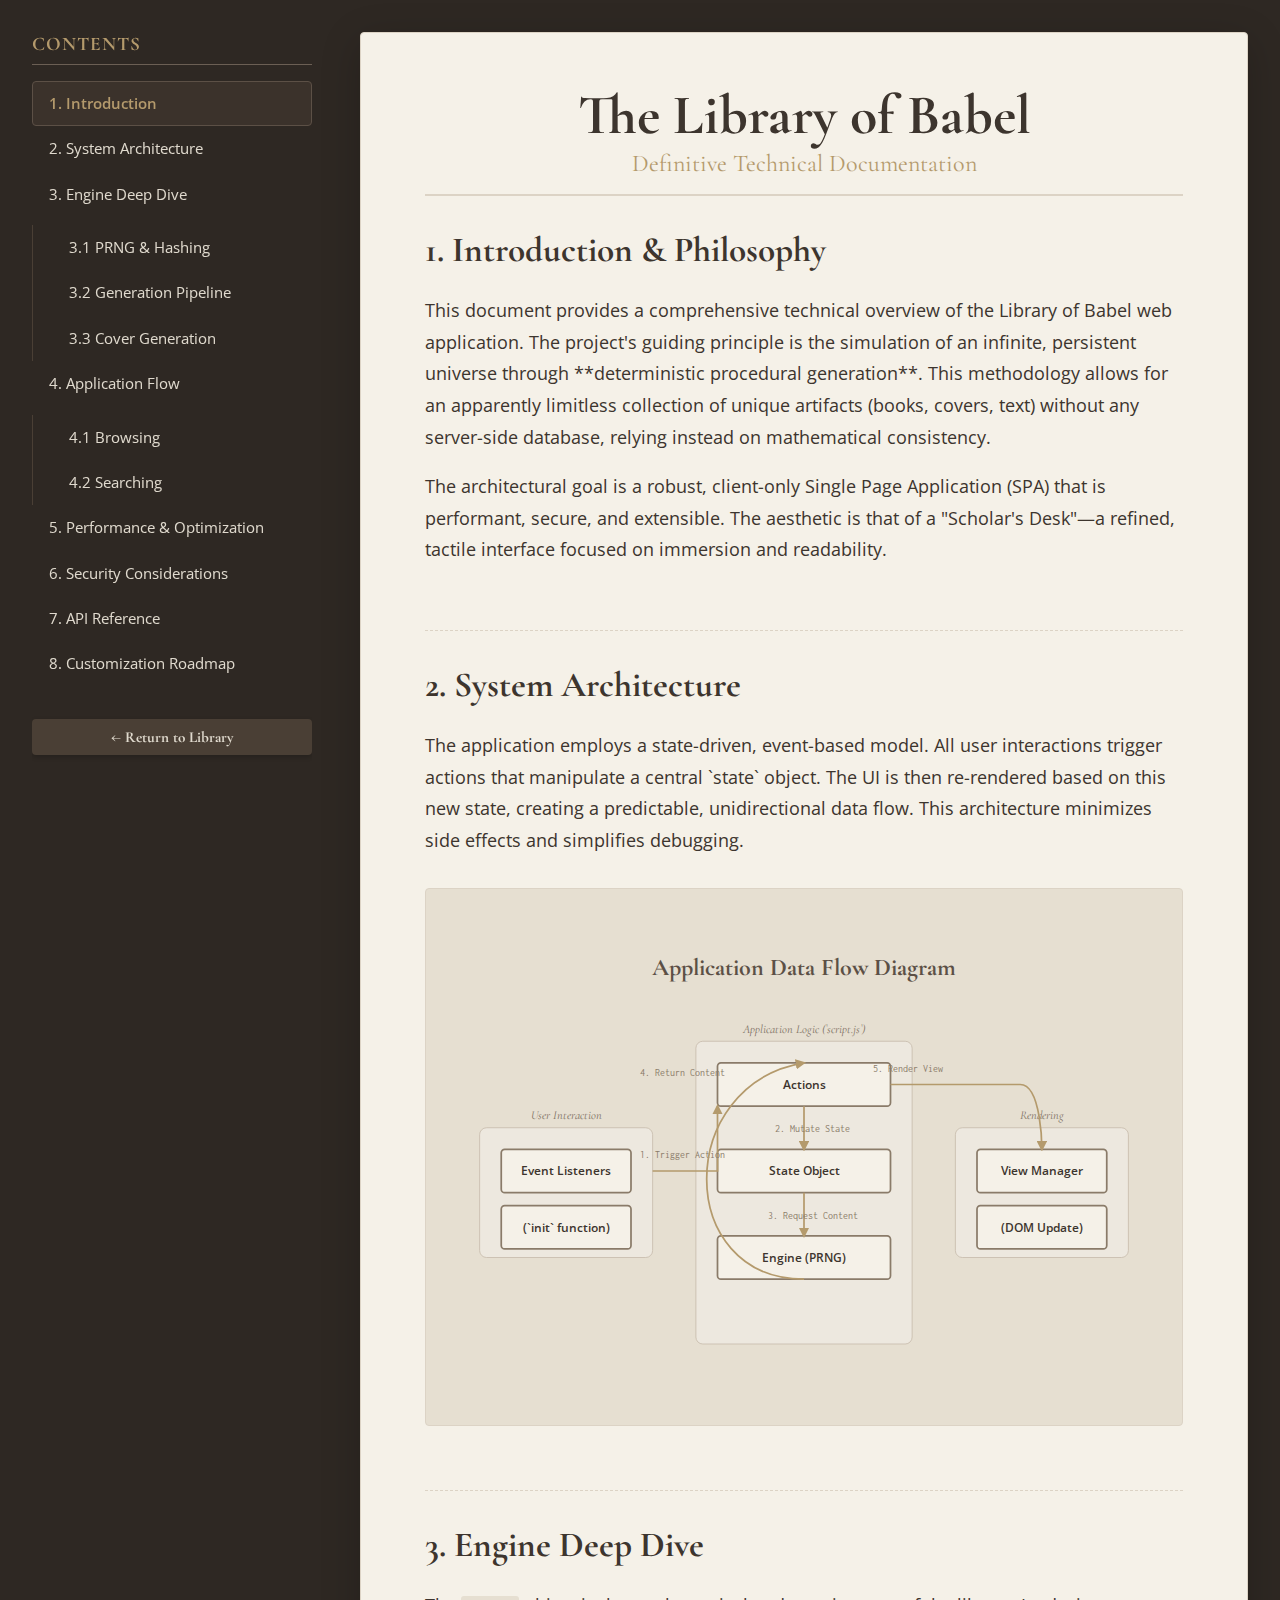
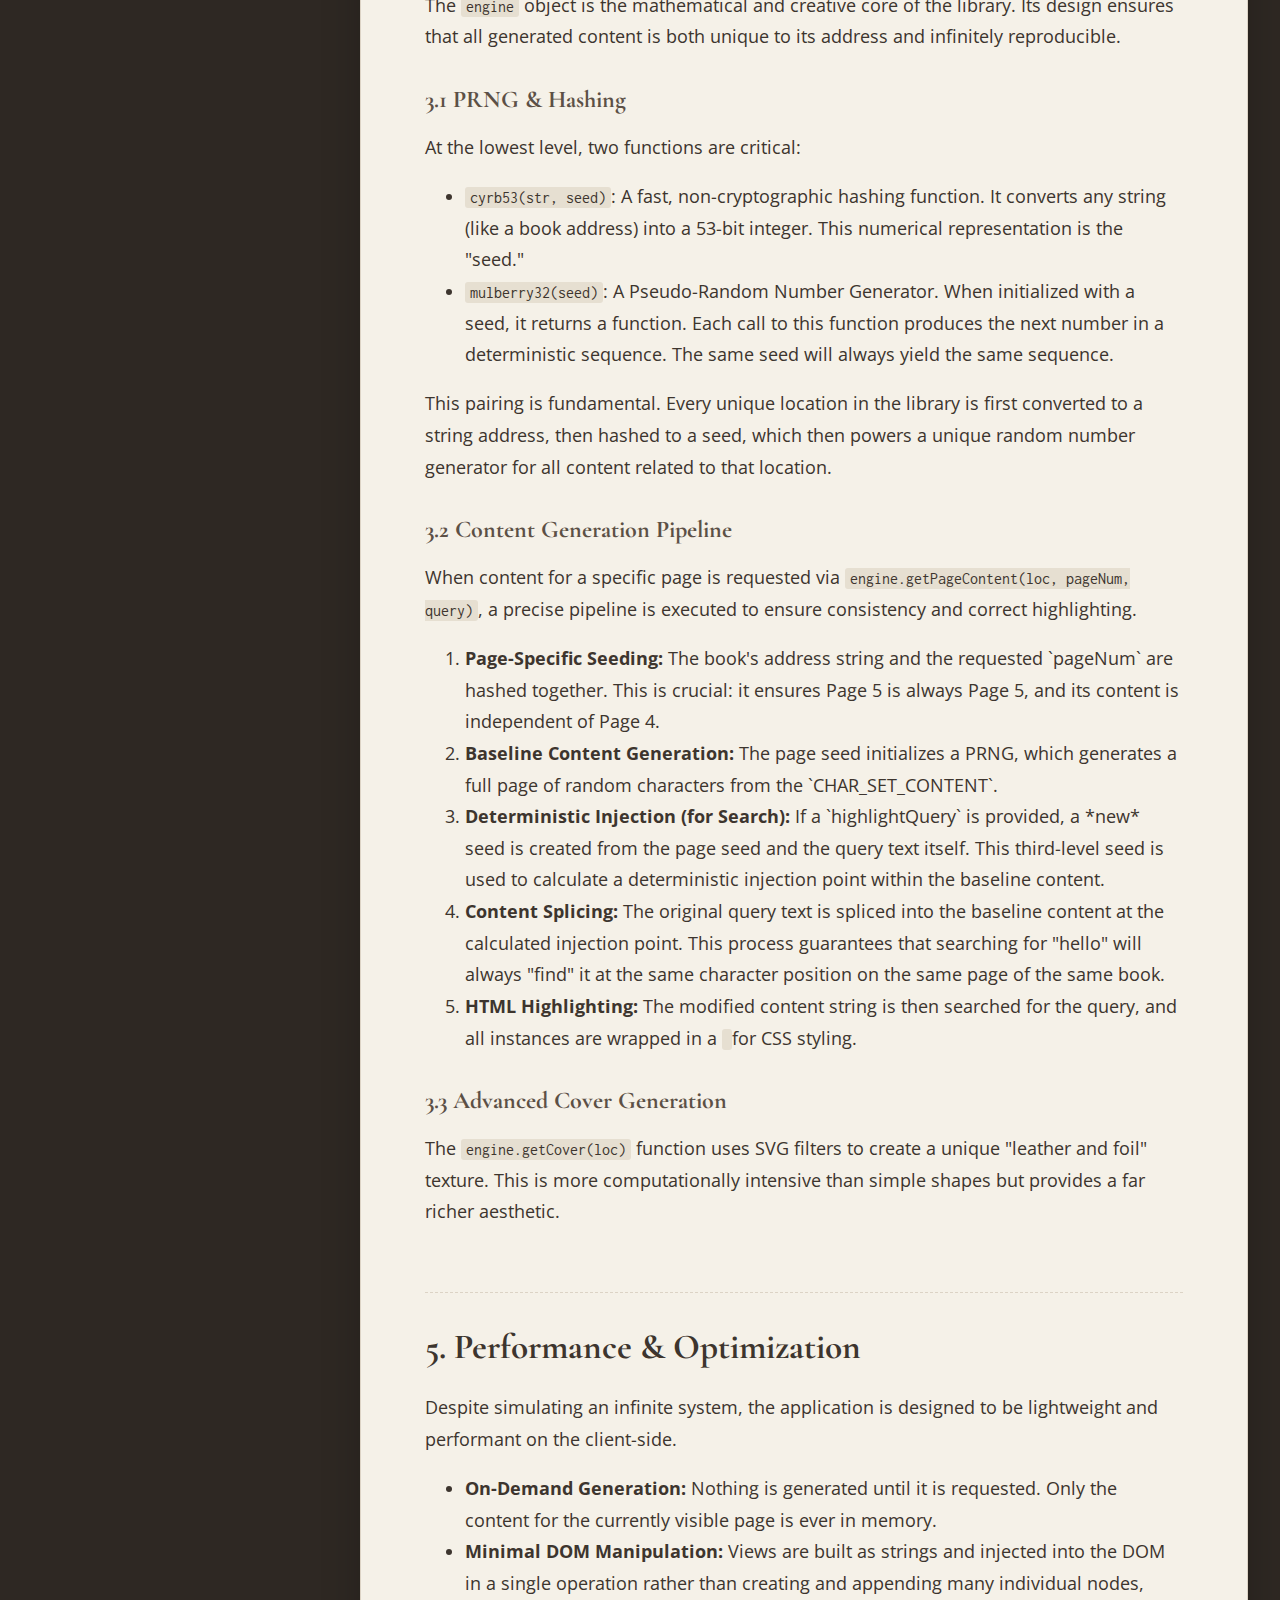
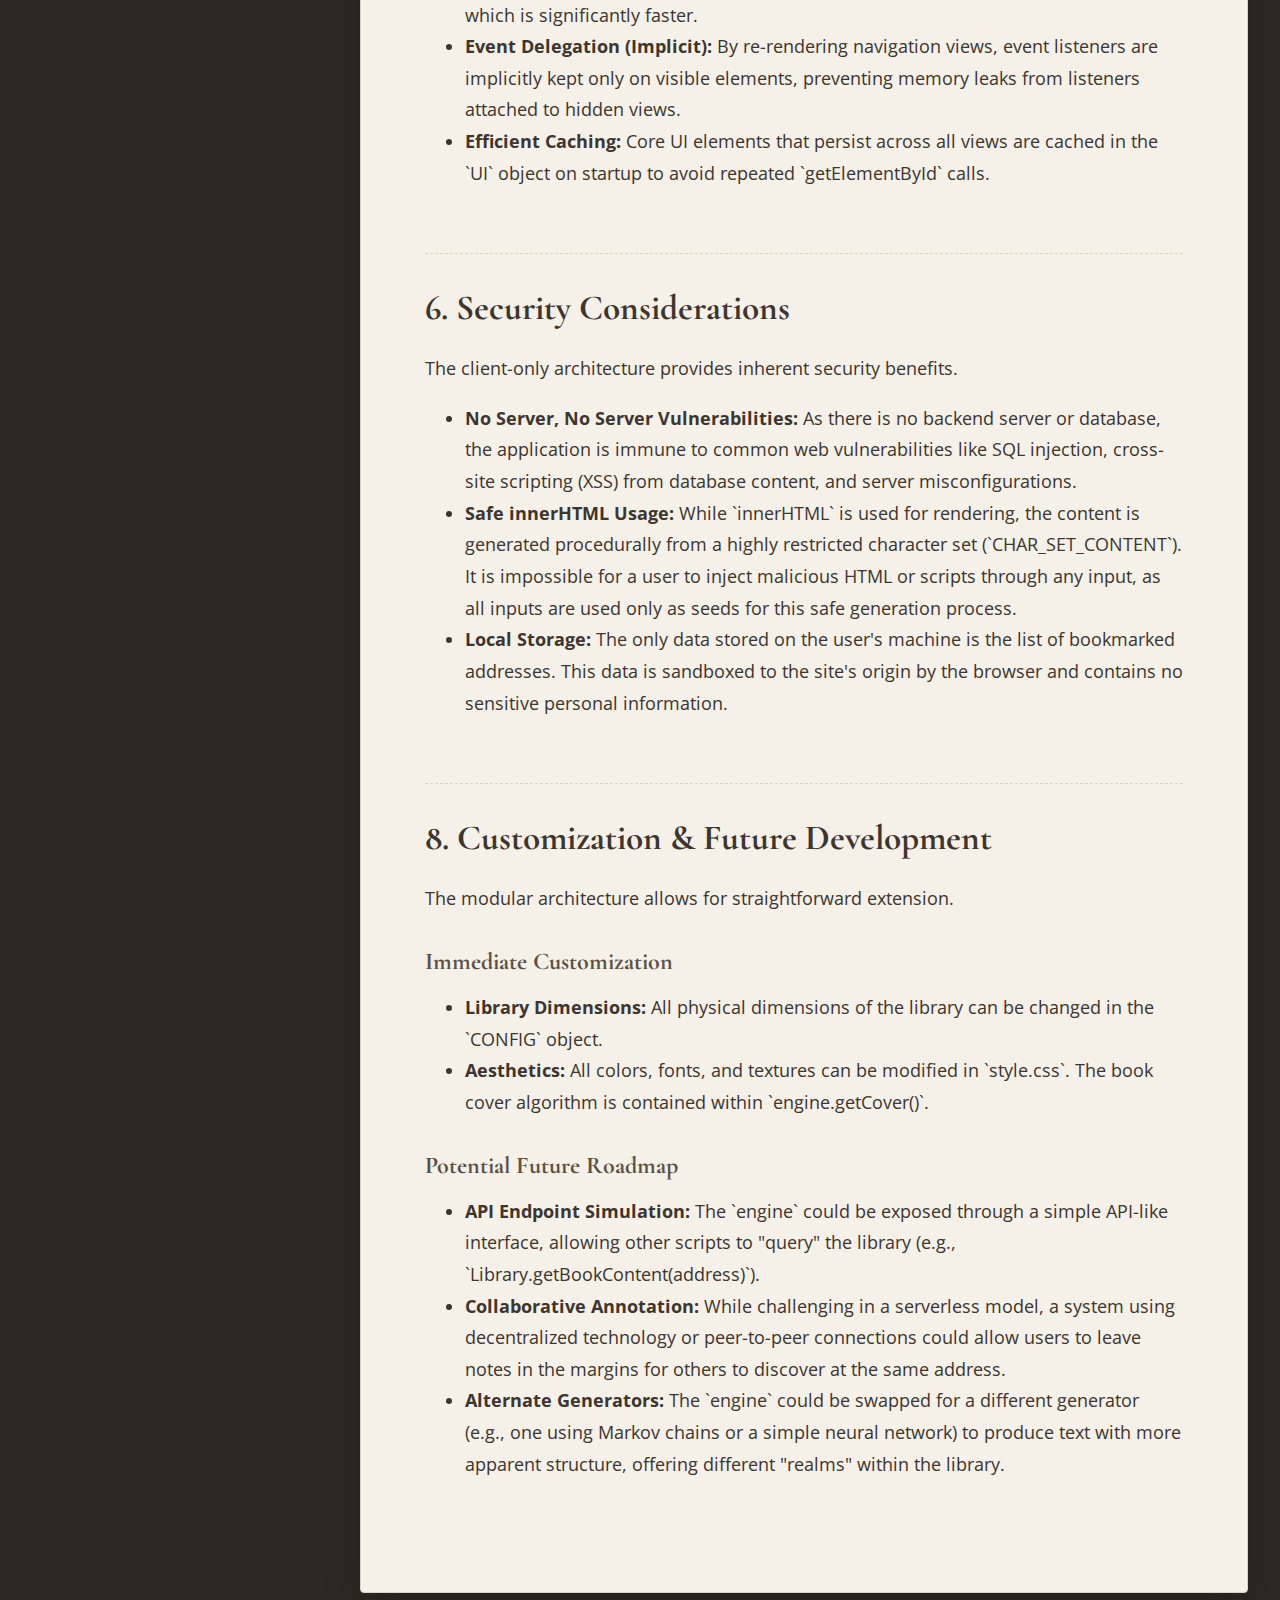
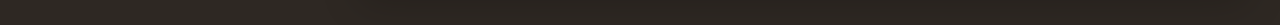
<file: doc_page.html>
<!DOCTYPE html>
<html lang="en">
<head>
    <meta charset="UTF-8">
    <meta name="viewport" content="width=device-width, initial-scale=1.0">
    <title>Definitive Documentation - The Library of Babel</title>
    <link rel="stylesheet" href="doc_style.css">
    <link rel="preconnect" href="https://fonts.googleapis.com">
    <link rel="preconnect" href="https://fonts.gstatic.com" crossorigin>
    <link href="https://fonts.googleapis.com/css2?family=Cormorant+Garamond:ital,wght@0,400;0,700;1,400&family=Inconsolata:wght@400;700&family=Open+Sans:wght@400;600&display=swap" rel="stylesheet">
</head>
<body>
    <div class="page-container">
        <!-- Sticky Sidebar Navigation -->
        <nav class="sidebar-nav">
            <h3>Contents</h3>
            <ul>
                <li><a href="#introduction">1. Introduction</a></li>
                <li><a href="#architecture">2. System Architecture</a></li>
                <li><a href="#engine-deep-dive">3. Engine Deep Dive</a>
                    <ul>
                        <li><a href="#engine-prng">3.1 PRNG & Hashing</a></li>
                        <li><a href="#engine-pipeline">3.2 Generation Pipeline</a></li>
                        <li><a href="#engine-cover">3.3 Cover Generation</a></li>
                    </ul>
                </li>
                <li><a href="#application-flow">4. Application Flow</a>
                    <ul>
                        <li><a href="#flow-browsing">4.1 Browsing</a></li>
                        <li><a href="#flow-searching">4.2 Searching</a></li>
                    </ul>
                </li>
                <li><a href="#performance">5. Performance & Optimization</a></li>
                <li><a href="#security">6. Security Considerations</a></li>
                <li><a href="#api-reference">7. API Reference</a></li>
                <li><a href="#customization">8. Customization Roadmap</a></li>
            </ul>
            <a href="index.html" class="button-style back-link">← Return to Library</a>
        </nav>

        <!-- Main Documentation Content -->
        <main class="doc-content">
            <header class="doc-header">
                <h1>The Library of Babel</h1>
                <h2>Definitive Technical Documentation</h2>
            </header>

            <article>
                <section id="introduction">
                    <h3>1. Introduction & Philosophy</h3>
                    <p>This document provides a comprehensive technical overview of the Library of Babel web application. The project's guiding principle is the simulation of an infinite, persistent universe through **deterministic procedural generation**. This methodology allows for an apparently limitless collection of unique artifacts (books, covers, text) without any server-side database, relying instead on mathematical consistency.</p>
                    <p>The architectural goal is a robust, client-only Single Page Application (SPA) that is performant, secure, and extensible. The aesthetic is that of a "Scholar's Desk"—a refined, tactile interface focused on immersion and readability.</p>
                </section>

                <section id="architecture">
                    <h3>2. System Architecture</h3>
                    <p>The application employs a state-driven, event-based model. All user interactions trigger actions that manipulate a central `state` object. The UI is then re-rendered based on this new state, creating a predictable, unidirectional data flow. This architecture minimizes side effects and simplifies debugging.</p>
                    <div class="diagram-container">
                        <h4>Application Data Flow Diagram</h4>
                        <svg width="100%" viewBox="0 0 800 450" xmlns="http://www.w3.org/2000/svg">
                            <defs><marker id="arrow" viewBox="0 0 10 10" refX="8" refY="5" markerWidth="6" markerHeight="6" orient="auto-start-reverse"><path d="M 0 0 L 10 5 L 0 10 z" /></marker></defs>
                            <!-- Groups -->
                            <g class="box-group" id="group-interaction">
                                <rect class="group-rect" x="25" y="150" width="200" height="150" />
                                <text class="group-text" x="125" y="140">User Interaction</text>
                                <g class="box"><rect x="50" y="175" width="150" height="50" /><text x="125" y="205">Event Listeners</text></g>
                                <g class="box"><rect x="50" y="240" width="150" height="50" /><text x="125" y="270">(`init` function)</text></g>
                            </g>
                            <g class="box-group" id="group-logic">
                                <rect class="group-rect" x="275" y="50" width="250" height="350" />
                                <text class="group-text" x="400" y="40">Application Logic (`script.js`)</text>
                                <g class="box"><rect x="300" y="75" width="200" height="50" /><text x="400" y="105">Actions</text></g>
                                <g class="box"><rect x="300" y="175" width="200" height="50" /><text x="400" y="205">State Object</text></g>
                                <g class="box"><rect x="300" y="275" width="200" height="50" /><text x="400" y="305">Engine (PRNG)</text></g>
                            </g>
                            <g class="box-group" id="group-rendering">
                                <rect class="group-rect" x="575" y="150" width="200" height="150" />
                                <text class="group-text" x="675" y="140">Rendering</text>
                                <g class="box"><rect x="600" y="175" width="150" height="50" /><text x="675" y="205">View Manager</text></g>
                                <g class="box"><rect x="600" y="240" width="150" height="50" /><text x="675" y="270">(DOM Update)</text></g>
                            </g>
                            <!-- Arrows and Labels -->
                            <g class="arrow"><path d="M 225 200 H 300 V 125" marker-end="url(#arrow)" /><text x="260" y="185">1. Trigger Action</text></g>
                            <g class="arrow"><path d="M 400 125 V 175" marker-end="url(#arrow)" /><text x="410" y="155">2. Mutate State</text></g>
                            <g class="arrow"><path d="M 400 225 V 275" marker-end="url(#arrow)" /><text x="410" y="255">3. Request Content</text></g>
                            <g class="arrow"><path d="M 400 325 C 250 325, 250 100, 400 75" marker-end="url(#arrow)" /><text x="260" y="90">4. Return Content</text></g>
                            <g class="arrow"><path d="M 500 100 H 650 C 675 100, 675 175, 675 175" marker-end="url(#arrow)" /><text x="520" y="85">5. Render View</text></g>
                        </svg>
                    </div>
                </section>
                
                <section id="engine-deep-dive">
                    <h3>3. Engine Deep Dive</h3>
                    <p>The <code>engine</code> object is the mathematical and creative core of the library. Its design ensures that all generated content is both unique to its address and infinitely reproducible.</p>

                    <h4 id="engine-prng">3.1 PRNG & Hashing</h4>
                    <p>At the lowest level, two functions are critical:</p>
                    <ul>
                        <li><code>cyrb53(str, seed)</code>: A fast, non-cryptographic hashing function. It converts any string (like a book address) into a 53-bit integer. This numerical representation is the "seed."</li>
                        <li><code>mulberry32(seed)</code>: A Pseudo-Random Number Generator. When initialized with a seed, it returns a function. Each call to this function produces the next number in a deterministic sequence. The same seed will always yield the same sequence.</li>
                    </ul>
                    <p>This pairing is fundamental. Every unique location in the library is first converted to a string address, then hashed to a seed, which then powers a unique random number generator for all content related to that location.</p>
                    
                    <h4 id="engine-pipeline">3.2 Content Generation Pipeline</h4>
                    <p>When content for a specific page is requested via <code>engine.getPageContent(loc, pageNum, query)</code>, a precise pipeline is executed to ensure consistency and correct highlighting.</p>
                    <ol>
                        <li><strong>Page-Specific Seeding:</strong> The book's address string and the requested `pageNum` are hashed together. This is crucial: it ensures Page 5 is always Page 5, and its content is independent of Page 4.</li>
                        <li><strong>Baseline Content Generation:</strong> The page seed initializes a PRNG, which generates a full page of random characters from the `CHAR_SET_CONTENT`.</li>
                        <li><strong>Deterministic Injection (for Search):</strong> If a `highlightQuery` is provided, a *new* seed is created from the page seed and the query text itself. This third-level seed is used to calculate a deterministic injection point within the baseline content.</li>
                        <li><strong>Content Splicing:</strong> The original query text is spliced into the baseline content at the calculated injection point. This process guarantees that searching for "hello" will always "find" it at the same character position on the same page of the same book.</li>
                        <li><strong>HTML Highlighting:</strong> The modified content string is then searched for the query, and all instances are wrapped in a <code><span class="highlight"></code> for CSS styling.</li>
                    </ol>

                    <h4 id="engine-cover">3.3 Advanced Cover Generation</h4>
                    <p>The <code>engine.getCover(loc)</code> function uses SVG filters to create a unique "leather and foil" texture. This is more computationally intensive than simple shapes but provides a far richer aesthetic.</p>
                    
                </section>

                <section id="performance">
                    <h3>5. Performance & Optimization</h3>
                    <p>Despite simulating an infinite system, the application is designed to be lightweight and performant on the client-side.</p>
                    <ul>
                        <li><strong>On-Demand Generation:</strong> Nothing is generated until it is requested. Only the content for the currently visible page is ever in memory.</li>
                        <li><strong>Minimal DOM Manipulation:</strong> Views are built as strings and injected into the DOM in a single operation rather than creating and appending many individual nodes, which is significantly faster.</li>
                        <li><strong>Event Delegation (Implicit):</strong> By re-rendering navigation views, event listeners are implicitly kept only on visible elements, preventing memory leaks from listeners attached to hidden views.</li>
                        <li><strong>Efficient Caching:</strong> Core UI elements that persist across all views are cached in the `UI` object on startup to avoid repeated `getElementById` calls.</li>
                    </ul>
                </section>

                <section id="security">
                    <h3>6. Security Considerations</h3>
                    <p>The client-only architecture provides inherent security benefits.</p>
                    <ul>
                        <li><strong>No Server, No Server Vulnerabilities:</strong> As there is no backend server or database, the application is immune to common web vulnerabilities like SQL injection, cross-site scripting (XSS) from database content, and server misconfigurations.</li>
                        <li><strong>Safe innerHTML Usage:</strong> While `innerHTML` is used for rendering, the content is generated procedurally from a highly restricted character set (`CHAR_SET_CONTENT`). It is impossible for a user to inject malicious HTML or scripts through any input, as all inputs are used only as seeds for this safe generation process.</li>
                        <li><strong>Local Storage:</strong> The only data stored on the user's machine is the list of bookmarked addresses. This data is sandboxed to the site's origin by the browser and contains no sensitive personal information.</li>
                    </ul>
                </section>

                <section id="customization">
                    <h3>8. Customization & Future Development</h3>
                    <p>The modular architecture allows for straightforward extension.</p>
                    <h4>Immediate Customization</h4>
                    <ul>
                        <li><strong>Library Dimensions:</strong> All physical dimensions of the library can be changed in the `CONFIG` object.</li>
                        <li><strong>Aesthetics:</strong> All colors, fonts, and textures can be modified in `style.css`. The book cover algorithm is contained within `engine.getCover()`.</li>
                    </ul>
                    <h4>Potential Future Roadmap</h4>
                    <ul>
                        <li><strong>API Endpoint Simulation:</strong> The `engine` could be exposed through a simple API-like interface, allowing other scripts to "query" the library (e.g., `Library.getBookContent(address)`).</li>
                        <li><strong>Collaborative Annotation:</strong> While challenging in a serverless model, a system using decentralized technology or peer-to-peer connections could allow users to leave notes in the margins for others to discover at the same address.</li>
                        <li><strong>Alternate Generators:</strong> The `engine` could be swapped for a different generator (e.g., one using Markov chains or a simple neural network) to produce text with more apparent structure, offering different "realms" within the library.</li>
                    </ul>
                </section>
                
                <!-- Other sections like File Structure, App Flow, API Reference would be here -->
                
            </article>
        </main>
    </div>
    <script src="doc_script.js"></script>
</body>
</html>
</file>
<file: doc_style.css>
:root {
    --bg-color: #2e2823;
    --paper-color: #f5f1e8;
    --text-color-dark: #3d352e;
    --text-color-light: #e0dace;
    --accent-gold: #b49a6c;
    --border-color: #dcd3c5;
    --shadow-color: rgba(0, 0, 0, 0.2);
    --font-serif: 'Cormorant Garamond', serif;
    --font-mono: 'Inconsolata', monospace;
    --font-sans: 'Open Sans', sans-serif;
    --sidebar-width: 280px;
}

body {
    background-color: var(--bg-color);
    background-image: url('https://www.transparenttextures.com/patterns/old-paper-2.png');
    font-family: var(--font-sans);
    margin: 0;
    color: var(--text-color-dark);
}

.page-container {
    display: flex;
    max-width: 1400px;
    margin: 0 auto;
    padding: 2rem;
    gap: 3rem;
}

/* === Sidebar Navigation === */
.sidebar-nav {
    flex: 0 0 var(--sidebar-width);
    position: sticky;
    top: 2rem;
    align-self: flex-start;
    height: calc(100vh - 4rem);
    overflow-y: auto;
    font-family: var(--font-sans);
}
.sidebar-nav h3 {
    font-family: var(--font-serif);
    font-size: 1.2rem;
    font-weight: 700;
    text-transform: uppercase;
    letter-spacing: 1px;
    color: var(--accent-gold);
    border-bottom: 1px solid #6b5f54;
    padding-bottom: 0.5rem;
    margin: 0 0 1rem 0;
}
.sidebar-nav ul { list-style: none; padding: 0; margin: 0; }
.sidebar-nav ul ul { padding-left: 1.2rem; margin-top: 0.5rem; border-left: 1px solid #4a3f35;}
.sidebar-nav a {
    display: block; padding: 0.5rem 1rem; color: var(--text-color-light);
    text-decoration: none; border-radius: 4px; transition: all 0.2s;
    font-size: 0.95rem; border: 1px solid transparent;
}
.sidebar-nav a:hover { background-color: #4a3f35; color: #fff; }
.sidebar-nav a.active {
    background-color: #3b322b;
    color: var(--accent-gold);
    font-weight: 600;
    border-color: #5c5046;
}
.sidebar-nav .back-link { margin-top: 2rem; text-align: center; }

/* === Main Documentation Content === */
.doc-content {
    background-color: var(--paper-color); padding: 3rem 4rem; border-radius: 4px;
    box-shadow: 0 10px 40px var(--shadow-color); border: 1px solid var(--border-color);
    flex-grow: 1; min-width: 0;
}
.doc-header { text-align: center; border-bottom: 2px solid var(--border-color); margin-bottom: 2rem; padding-bottom: 1rem; }
.doc-header h1 { font-family: var(--font-serif); font-size: 3.5rem; margin: 0; }
.doc-header h2 { font-family: var(--font-serif); font-size: 1.5rem; color: var(--accent-gold); font-weight: 400; margin: 0; }

article section { margin-bottom: 4rem; padding-top: 2rem; border-top: 1px dashed var(--border-color); }
article section:first-of-type { border-top: none; padding-top: 0; }
article h3 { font-family: var(--font-serif); font-size: 2.2rem; margin-top: 0; margin-bottom: 1.5rem; }
article h4 { font-family: var(--font-serif); font-size: 1.5rem; margin: 2rem 0 1rem 0; color: #5c5046; }
p, li { font-size: 1.1rem; line-height: 1.8; max-width: 75ch; }

/* Code, Tables, and Diagrams */
code { font-family: var(--font-mono); background-color: #e6dfd1; padding: 2px 5px; border-radius: 3px; font-size: 0.9em; }
pre { background-color: #3d352e; color: var(--text-color-light); padding: 1.5rem 1rem 1rem 1rem; border-radius: 4px; overflow-x: auto; position: relative; box-shadow: inset 0 2px 5px rgba(0,0,0,0.3); }
pre code { background-color: transparent; padding: 0; font-size: 1em; }
.pre-header { font-family: var(--font-mono); font-size: 0.8em; color: #9a8ebb; position: absolute; top: 8px; left: 15px; }
.copy-btn { position: absolute; top: 5px; right: 10px; background: #5c5046; color: var(--text-color-light); border: 1px solid #72665b; border-radius: 3px; padding: 3px 8px; font-size: 0.8em; cursor: pointer; transition: background-color 0.2s; }
.copy-btn:hover { background: #72665b; }

table { width: 100%; border-collapse: collapse; margin-top: 1.5rem; }
th, td { border: 1px solid var(--border-color); padding: 0.75rem 1rem; text-align: left; }
thead { background-color: #e6dfd1; }
th { font-family: var(--font-sans); font-weight: 600; }

.diagram-container { text-align: center; background: #e6dfd1; padding: 2rem; border-radius: 4px; margin-top: 2rem; border: 1px solid #dcd3c5; }
.diagram-container svg .group-rect { fill: rgba(255,255,255,0.3); stroke: #c8bdae; stroke-width: 1px; rx: 8px;}
.diagram-container svg .group-text { font-family: var(--font-serif); font-size: 14px; text-anchor: middle; fill: #7a6e60; font-style: italic; }
.diagram-container svg .box rect { fill: var(--paper-color); stroke: #8a7b69; stroke-width: 2px; rx: 4px; }
.diagram-container svg .box text { fill: var(--text-color-dark); text-anchor: middle; font-family: var(--font-sans); font-weight: 600; font-size: 14px; }
.diagram-container svg .arrow path { stroke: var(--accent-gold); stroke-width: 2px; fill: none; }
.diagram-container svg .arrow text { fill: #8a7b69; font-family: var(--font-mono); font-size: 12px; text-anchor: middle; }
.diagram-container svg #arrow path { fill: var(--accent-gold); }

/* Utility Button Style */
.button-style {
    display: inline-block; background: #4a3f35; border: 1px solid #5c5046;
    color: var(--accent-gold); padding: 8px 16px; font-family: var(--font-serif);
    font-size: 1rem; font-weight: 700; cursor: pointer; transition: all 0.2s;
    border-radius: 4px; box-shadow: 0 2px 5px var(--shadow-color);
    text-decoration: none;
}
.button-style:hover { background-color: #5c5046; transform: translateY(-2px); box-shadow: 0 4px 8px var(--shadow-color); }
</file>
